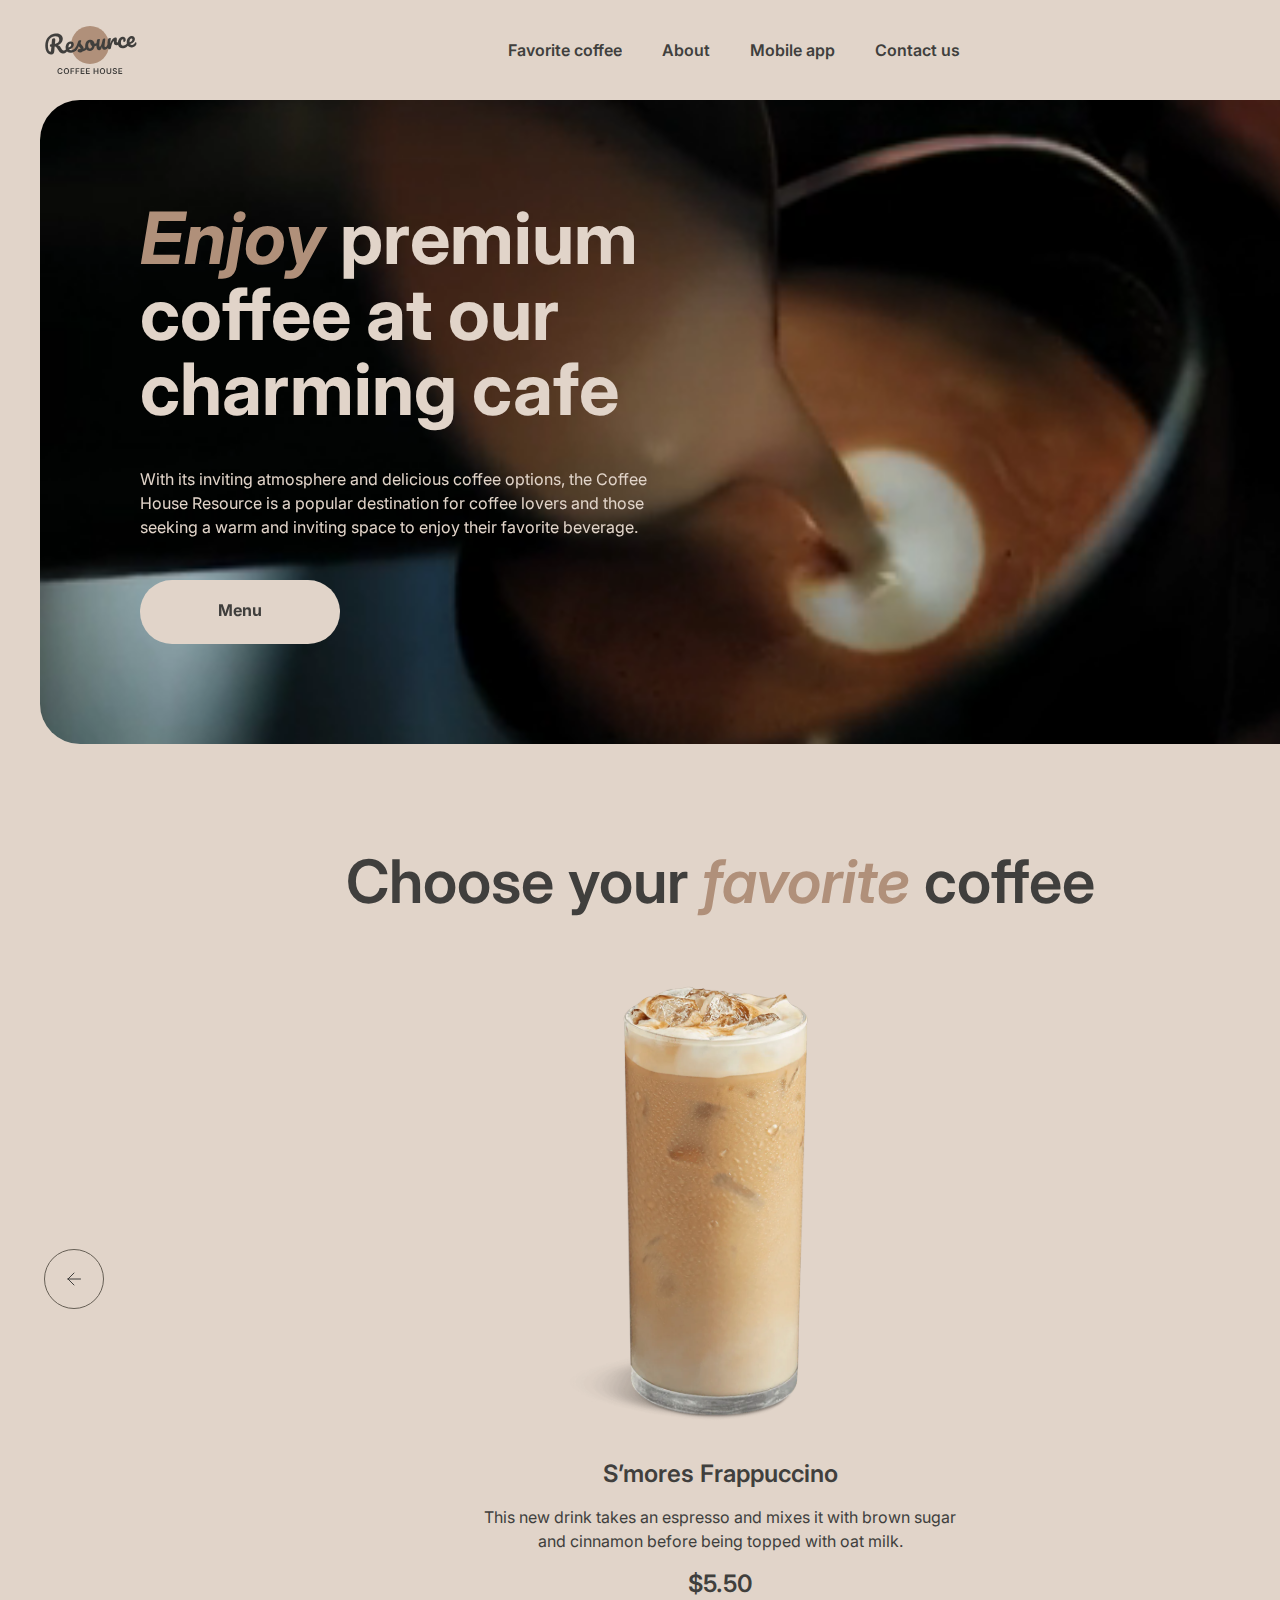
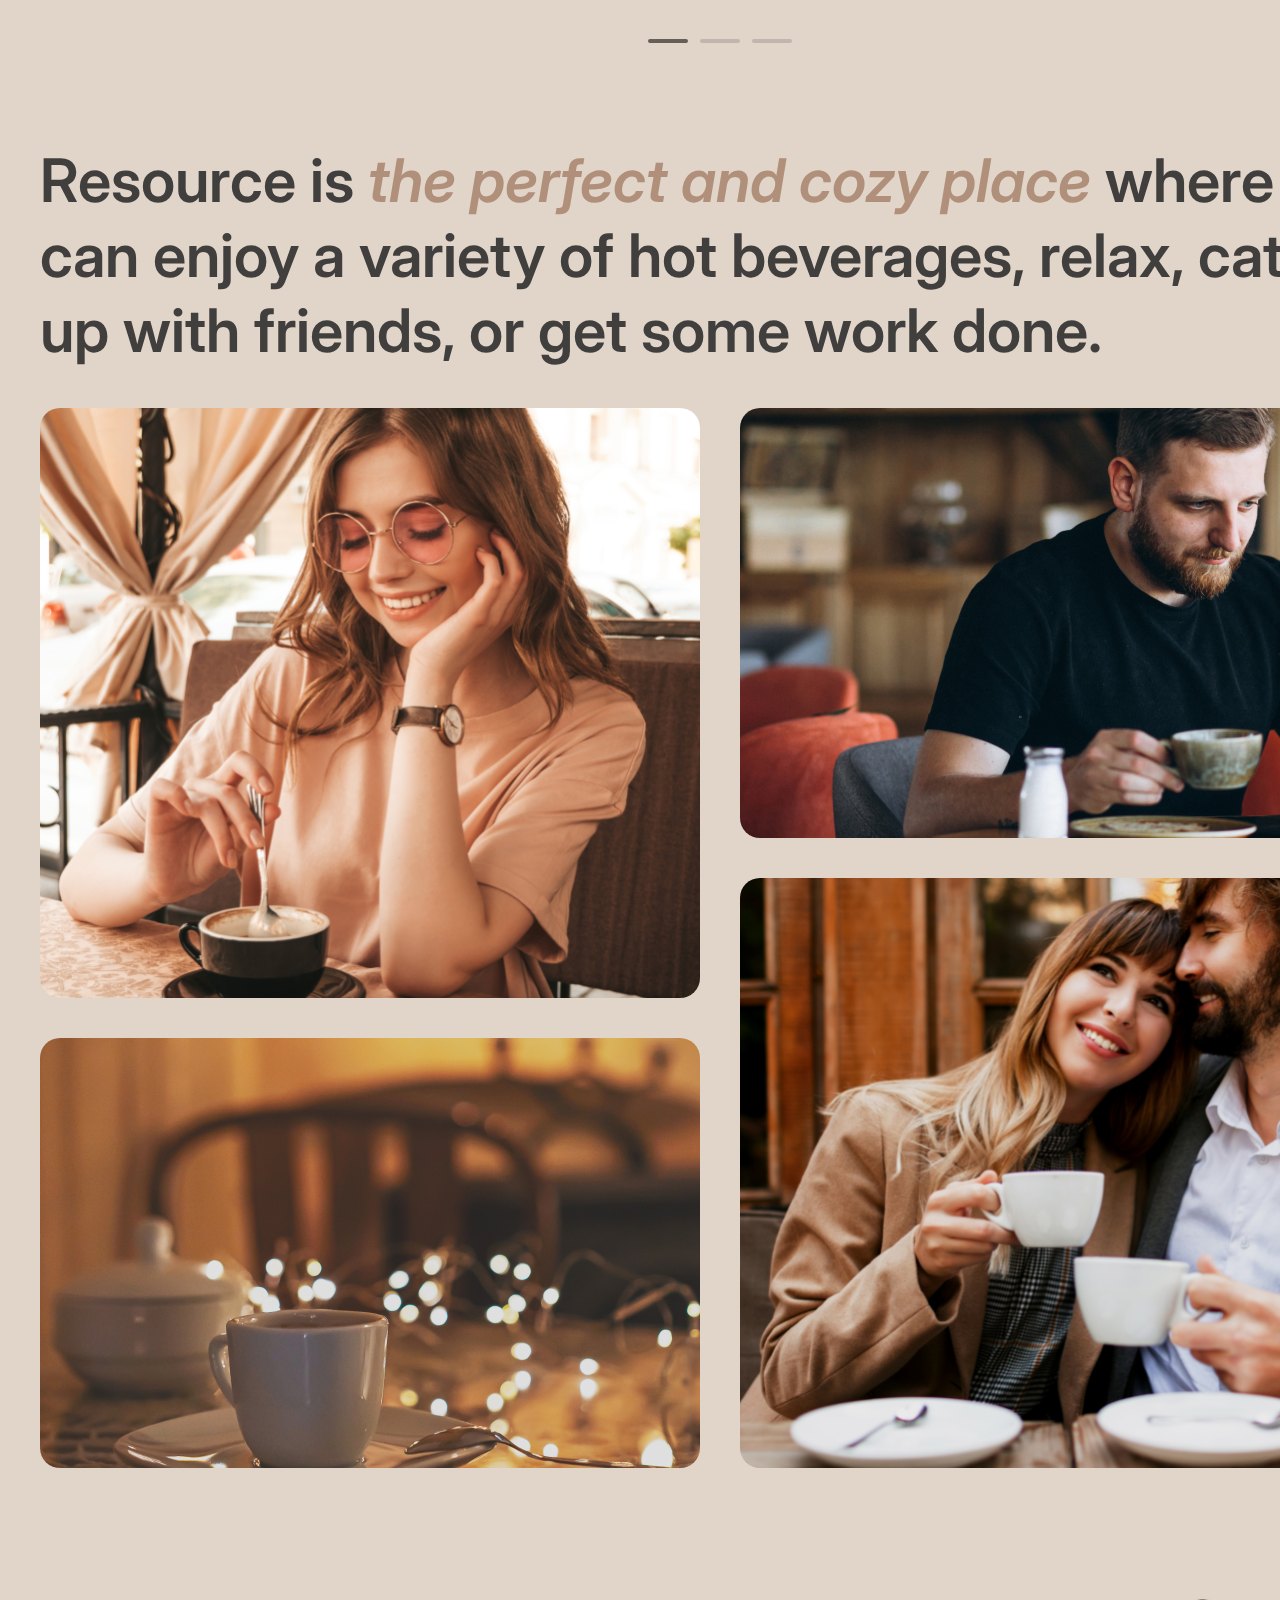
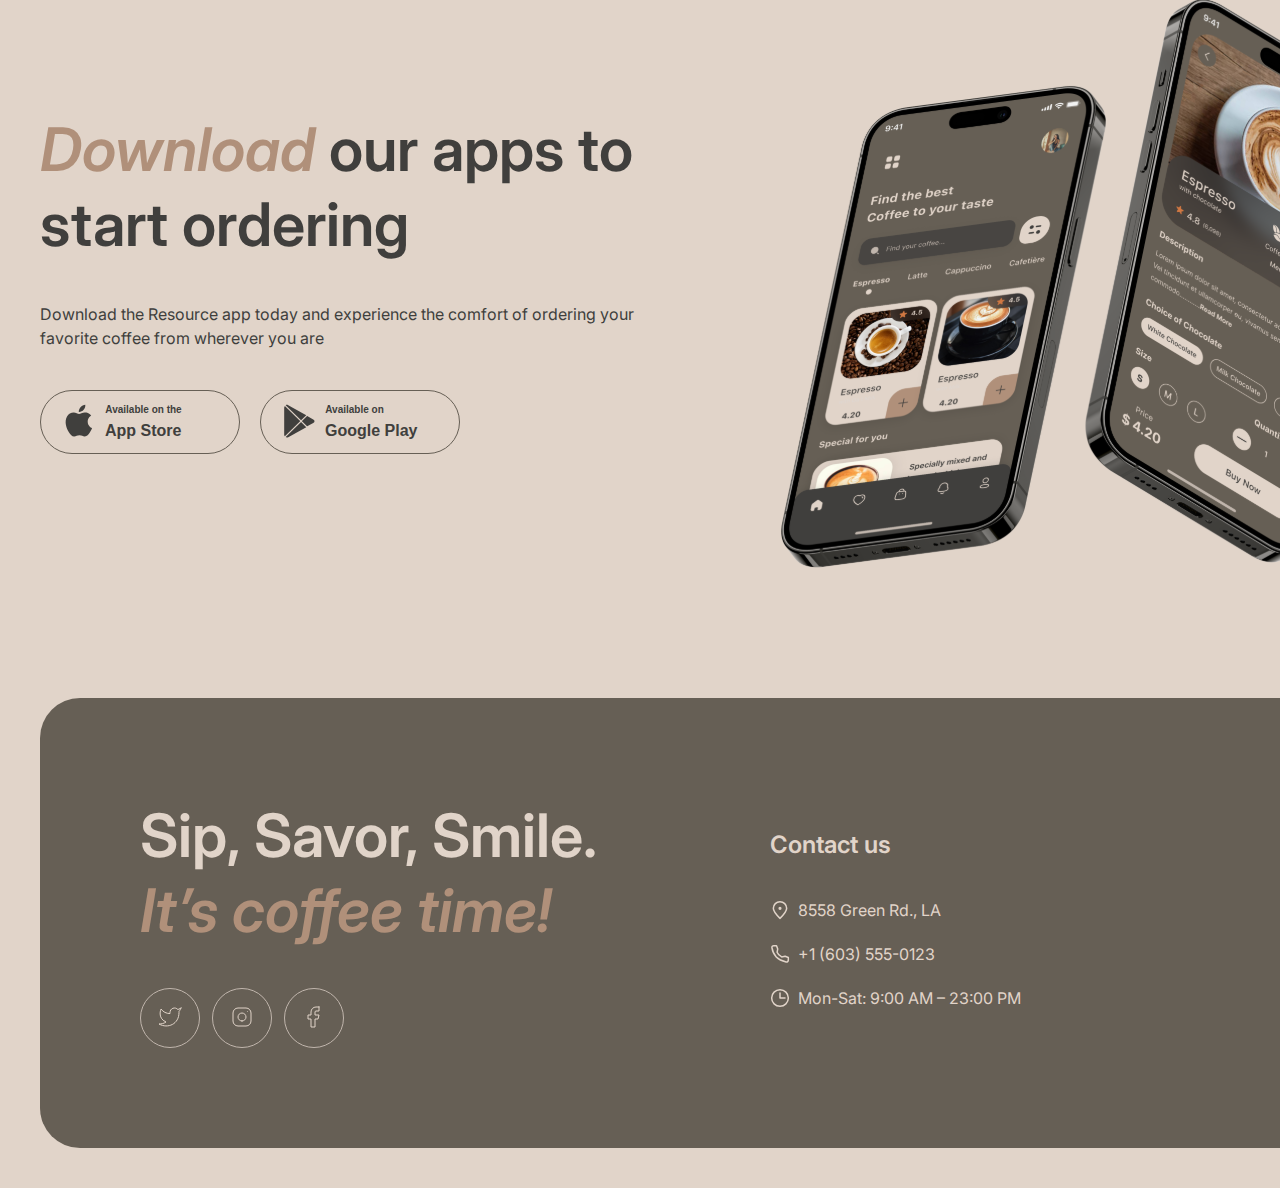
<file: index.html>
<!DOCTYPE html>
<html lang="en">
<head>
    <meta charset="UTF-8">
    <meta name="viewport" content="width=device-width, initial-scale=1.0">
    <link rel="stylesheet" href="css/style.css">
    <link rel="stylesheet" href="css/style768.css">
    <link rel="stylesheet" href="css/style380.css">
    <link rel="preconnect" href="https://fonts.googleapis.com">
    <link rel="preconnect" href="https://fonts.gstatic.com" crossorigin>
    <link href="https://fonts.googleapis.com/css2?family=Inter:wght@400;600&display=swap" rel="stylesheet">
    <title>Coffee-House Lex010</title>
    <link rel="icon" type="image/png" sizes="32x32" href="img/favicon-32x32.png">
    <link rel="icon" type="image/png" sizes="16x16" href="img/favicon-16x16.png">
    <link rel="shortcut icon" href="img/favicon.ico" type="image/x-icon">
    <link rel="icon" href="img/favicon.ico" type="image/x-icon">
</head>
<body id="main-page">
    <div class="container">
        <header>
            <a href="#main-page"><img src="img/logo.svg" alt="logo" class="logo"></a>
            <div class="header-text">
                <a href="#favorite-coffee" class="header-text-t">Favorite coffee</a>
                <a href="#about" class="header-text-t">About</a>
                <a href="#mob-app" class="header-text-t">Mobile app</a>
                <a href="#cotact" class="header-text-t">Contact us</a>
            </div>
            <div class="header-link-m">
                <div>
                <a href="menu.html" class="header-link-m-text">Menu</a>
                <img class="header-link-m-img" src="img/coffee-cup.svg" alt="link">
                </div>
                <div class="header-link-m-underline"></div>
            </div>
            <button class="button-icon-burger">
                <span class="button-icon-burger-line"></span>
                <span class="button-icon-burger-line"></span>
            </button>
        </header>
        <h1>1</h1>
        <!-- Бургер меню -->
        <div class="burger-menu-cont">
            <div class="burger-menu-cont-fortxt">
            <a href="#favorite-coffee" class="burger-menu-txt">Favorite coffee</a>
            <a href="#about" class="burger-menu-txt">About</a>
            <a href="#mob-app" class="burger-menu-txt">Mobile app</a>
            <a href="#cotact" class="burger-menu-txt">Contact us</a>
            </div>
            <a href="menu.html" class="burger-menu-txt-menu"><span>Menu</span> <img src="img/coffee-cup.svg" alt="cup"></a>        
        </div>
        <!-- Конец бургер меню -->
        <!-- end header -->
        <div class="coffee-hero-container">
            <video autoplay loop muted>
                <source src="img/video (240p).mp4" type="video/mp4">
                Your browser does not support the video tag.
              </video>
            <div class="coffee-hero-textcontainer">
                <div class="coffee-hero-text1"><span class="coffee-hero-text1-span">Enjoy</span> premium coffee at our charming cafe</div>
                <div class="coffee-hero-text2">With its inviting atmosphere and delicious coffee options, the Coffee House Resource is a popular destination for coffee lovers and those seeking a warm and inviting space to enjoy their favorite beverage.</div>
                <a href="menu.html" class="coffee-hero-button"><span>Menu</span><img src="img/coffee-cup.svg" alt="cup"></a>
            </div>
        </div>
        <!-- coffee-hero end -->
        <div class="favorite-coffee" id="favorite-coffee">
        <div class="favorite-coffee-container">
            <div class="fav-cof-text1">Choose your <span>favorite</span> coffee</div>
            <div class="slider">
                <button class="button-left"><img src="img/arrow-left.svg" alt="arrow-left"></button>
            <div class="fav-coffee-slide-cont-main">
                <div class="slider-cont-img" data-active>
                    <img class="coffee-slider-1" src="img/coffee-slider-1.svg" alt="coffee">
                <div class="coffee-slider-1-contfortxt">
                    <div class="coffee-slider-1-h">S’mores Frappuccino</div>
                    <div class="coffee-slider-1-txt">This new drink takes an espresso and mixes it with brown sugar and cinnamon before being topped with oat milk.</div>
                    <div class="coffee-slider-1-price">$5.50</div>
                </div>
                <div class="controls">
                    <div class="control-1 с active"></div>
                    <div class="control-1"></div>
                    <div class="control-1"></div>
                </div>
                </div>
                <!-- второй слайдер -->
                <div class="slider-cont-img">
                    <img class="coffee-slider-1" src="img/coffee-slider-2.svg" alt="coffee">
                <div class="coffee-slider-1-contfortxt">
                    <div class="coffee-slider-1-h">Caramel Macchiato</div>
                    <div class="coffee-slider-1-txt">Fragrant and unique classic espresso with rich caramel-peanut syrup, with cream under whipped thick foam.</div>
                    <div class="coffee-slider-1-price">$5.00</div>
                </div>
                <div class="controls">
                    <div class="control-1"></div>
                    <div class="control-1 с"></div>
                    <div class="control-1"></div>
                </div>
                </div>
                <!-- третий слайдер -->
                <div class="slider-cont-img">
                    <img class="coffee-slider-1" src="img/coffee-slider-3.svg" alt="coffee">
                <div class="coffee-slider-1-contfortxt">
                    <div class="coffee-slider-1-h">Ice coffee</div>
                    <div class="coffee-slider-1-txt">A popular summer drink that tones and invigorates. Prepared from coffee, milk and ice.</div>
                    <div class="coffee-slider-1-price">$4.50</div>
                </div>
                <div class="controls">
                    <div class="control-1"></div>
                    <div class="control-1"></div>
                    <div class="control-1 с"></div>
                </div>
                </div>
                <!-- конец третьего слайдера --> 
            </div>
            <button class="button-right"><img src="img/arrow-right.svg" alt="arrow-right"></button>
            </div>
        </div>
        </div>
        <!-- favorite-coffee end -->
        <div class="about-container" id="about">
            <div class="about">
                <div class="about-txt">Resource is <span>the perfect and cozy place</span> where you can enjoy a variety of hot beverages, relax, catch up with friends, or get some work done.</div>
                <div class="about-imgs">
                 <div class="about-imgs-column1">
                    <div class="about-img1-cont"><img class="about-img1" src="img/about-1.svg" alt="img-about1"></div>
                    <div class="about-img2-cont"><img class="about-img2" src="img/about-2.svg" alt="img-about2"></div>
                 </div>
                 <div class="about-imgs-column2">
                    <div class="about-img3-cont"><img class="about-img3" src="img/about-3.svg" alt="img-about3"></div>
                    <div class="about-img4-cont"><img class="about-img4" src="img/about-4.svg" alt="img-about4"></div>
                 </div>                    
                </div>
            </div>
        </div>
        <!-- about end -->
        <div class="mobileapp-container" id="mob-app">
            <div class="mobileapp">
                <div class="offer">
                    <div class="mapp-maintxt"><span>Download</span> our apps to start ordering</div>
                    <div class="mapp-txt">Download the Resource app today and experience the comfort of ordering your favorite coffee from wherever you are</div>
                    <div class="mapp-buttons">
                        <button class="mapp-button-ios">
                            <img src="img/icon-app-stor.svg" alt="app-store" class="mapp-b-ios-img">
                            <span class="mapp-b-ios-txt">
                                <span class="mapp-b-ios-txt1">Available on the</span>
                                <span class="mapp-b-ios-txt2">App Store</span>
                            </span>
                        </button>
                        <button class="mapp-button-googl">
                            <img src="img/icon-googl-stor.svg" alt="google-store" class="mapp-b-googl-img">
                            <span class="mapp-b-googl-txt">
                                <span class="mapp-b-googl-txt1">Available on</span>
                                <span class="mapp-b-googl-txt2">Google Play</span>
                            </span>
                        </button>
                    </div>
                </div>
                <img src="img/mobile-screens.svg" alt="mobile-img" class="mobile-img">
            </div>
        </div> 
           <!-- mobileapp end -->
        <footer>
            <div class="contacts" id="cotact">
                <div class="contacts-offer">
                    <div class="contacts-offer-text">Sip, Savor, Smile. <span>It’s coffee time!</span></div>
                    <div class="contacts-offer-social">
                        <button class="contacts-offer-social-cont"><img src="img/twitter.svg" alt="twiter"></button>
                        <button class="contacts-offer-social-cont"><img src="img/instagram.svg" alt="instagram"></button>
                        <button class="contacts-offer-social-cont"><img src="img/facebook.svg" alt="facebook"></button>
                    </div>
                </div>
                <div class="contacts-info">
                    <div class="contacts-info-contaktus">Contact us</div>
                    <div class="contacts-info-links">
                        <div class="contacts-info-link-1">
                            <a  href="https://www.google.com/maps/@-12.1729584,96.9050072,10.25z?entry=ttu" target="_blank" class="contacts-info-link-1-cont">
                                <img src="img/pin-alt.svg" alt="adress" class="contacts-info-link-1-img">
                                <div class="contacts-info-link-1-txt">8558 Green Rd., LA</div>
                            </a>
                            <div class="contacts-info-link-1-line"></div>
                        </div>
                        <div class="contacts-info-link-2">
                            <a href="tel:+16035550123" class="contacts-info-link-2-cont">
                                <img src="img/phone.svg" alt="phone" class="contacts-info-link-2-img">
                                <div class="contacts-info-link-2-txt">+1 (603) 555-0123</div>
                            </a>
                            <div class="contacts-info-link-2-line"></div>                           
                        </div>
                        <div class="contacts-info-link-3">
                            <div class="contacts-info-link-3-cont">
                                <img src="img/clock.svg" alt="time" class="contacts-info-link-3-img">
                                <div class="contacts-info-link-3-txt">Mon-Sat: 9:00 AM – 23:00 PM</div>
                            </div>
                            <div class="contacts-info-link-3-line"></div>
                        </div>
                    </div>
                </div>
            </div>
        </footer>   
    </div><!-- .container end(main container) -->
    <script src="js/script.js"></script>
</body>
</html>
</file>
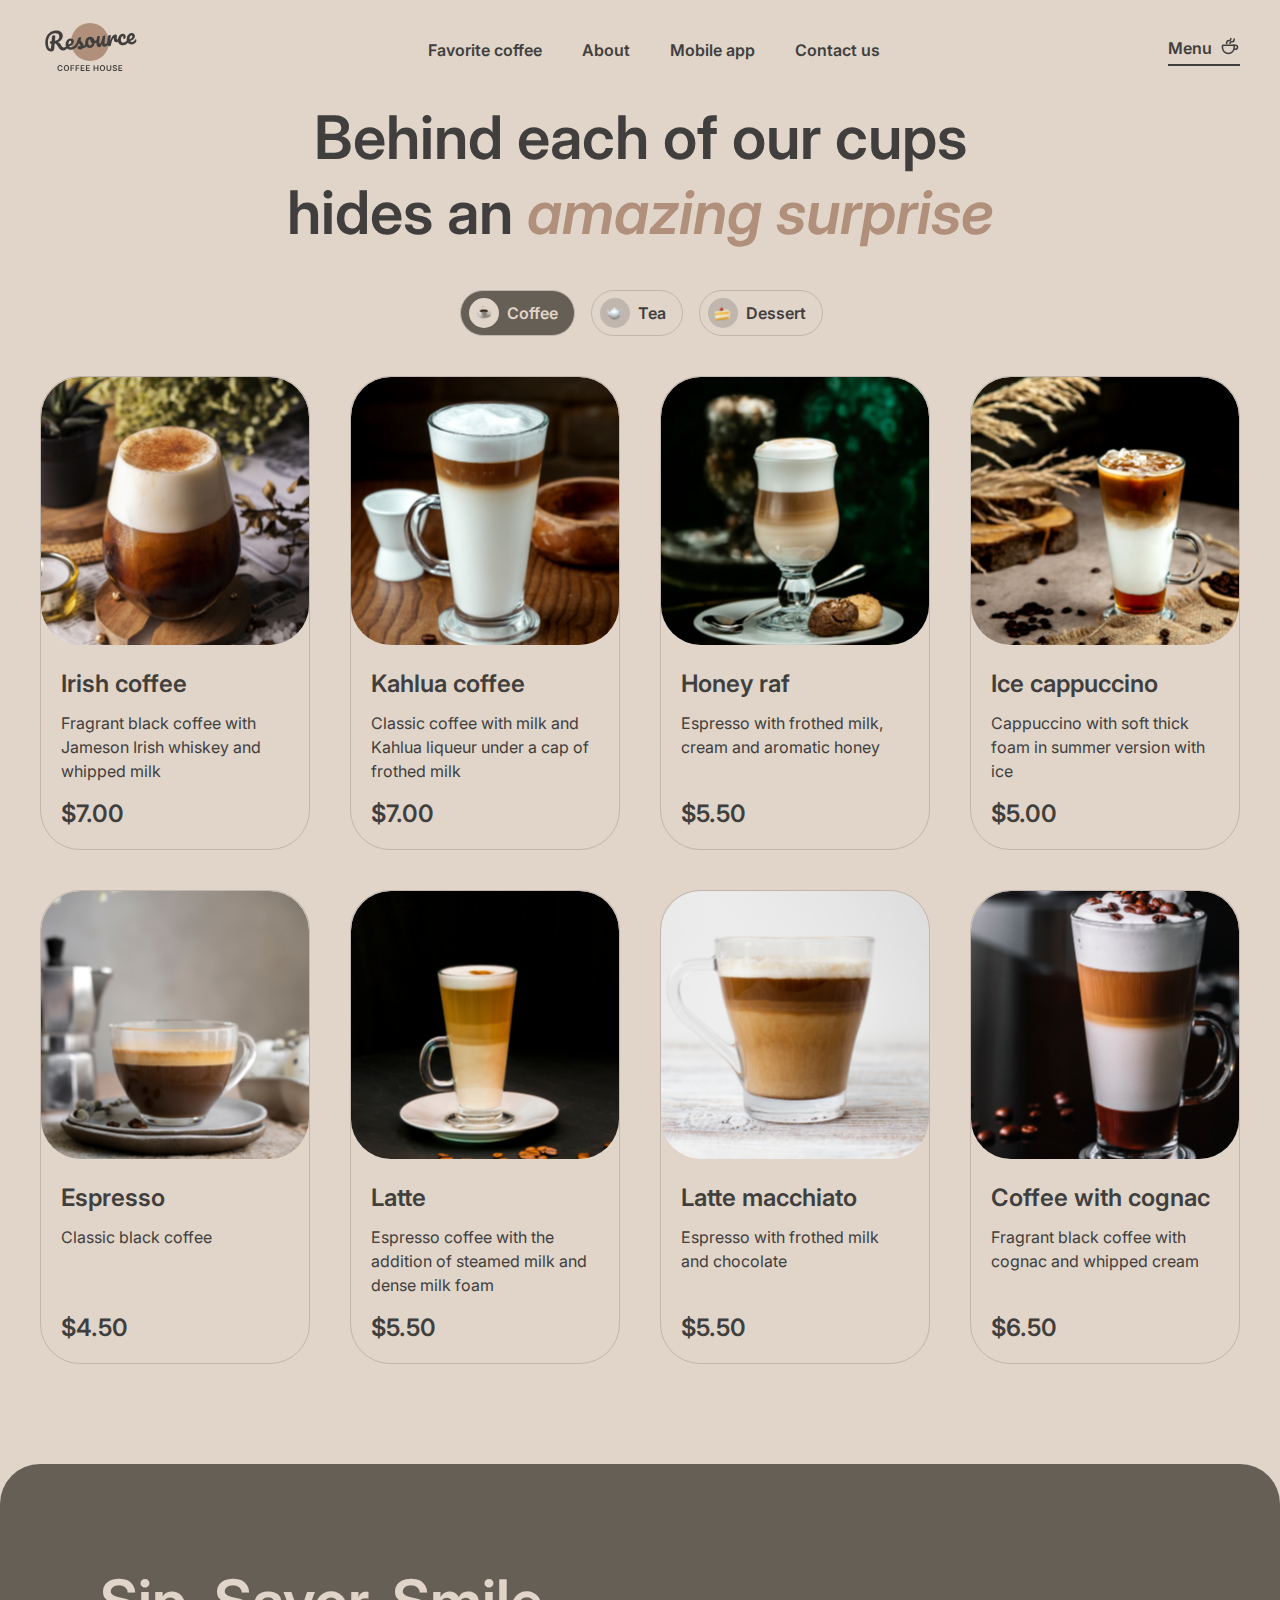
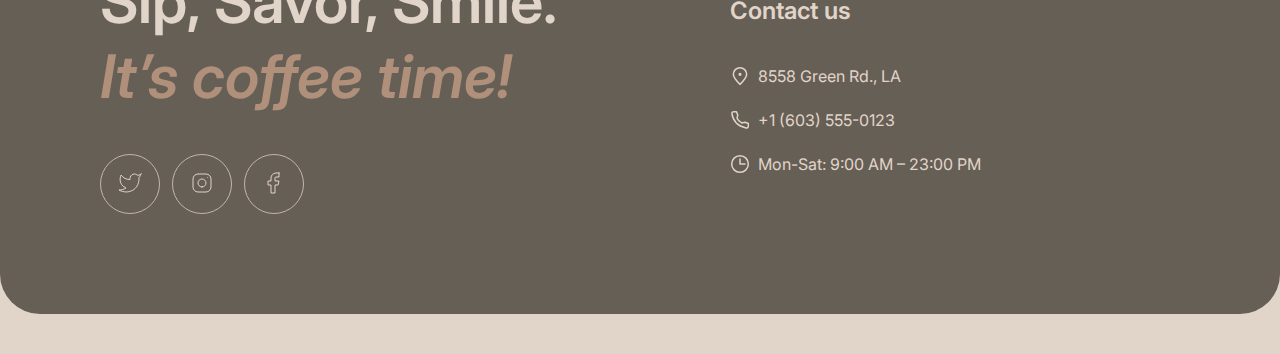
<file: menu.html>
<!DOCTYPE html>
<html lang="en">
<head>
    <meta charset="UTF-8">
    <meta name="viewport" content="width=device-width, initial-scale=1.0">
    <link rel="stylesheet" href="css/style-menu.css">
    <link rel="stylesheet" href="css/style768-menu.css">
    <link rel="stylesheet" href="css/style380-menu.css">
    <link rel="preconnect" href="https://fonts.googleapis.com">
    <link rel="preconnect" href="https://fonts.gstatic.com" crossorigin>
    <link href="https://fonts.googleapis.com/css2?family=Inter:wght@400;600&display=swap" rel="stylesheet">
    <title>MENU Coffee-House Lex010</title>
    <link rel="icon" type="image/png" sizes="32x32" href="img/favicon-32x32.png">
    <link rel="icon" type="image/png" sizes="16x16" href="img/favicon-16x16.png">
    <link rel="shortcut icon" href="img/favicon.ico" type="image/x-icon">
    <link rel="icon" href="img/favicon.ico" type="image/x-icon">
</head>
<body>
    <h1>1</h1>
    <div class="container">
        <div class="main">
            <header>
                <div class="header-menu">
                    <a href="index.html"><img src="img-menu/logo.svg" alt="logo"></a>
                    <div class="header-nav">
                        <div class="header-nav-nav">
                        <div class="header-nav-item">
                            <div class="header-nav-item1-link">
                                <a href="index.html#favorite-coffee" class="header-nav-item-link-txt">Favorite coffee</a>
                                <img src="img-menu/coffee-cup.svg" alt="cup">
                            </div>
                            <div class="header-nav-item-line"></div>
                        </div>
                        <div class="header-nav-item">
                            <div class="header-nav-item2-link">
                                <a href="index.html#about" class="header-nav-item-link-txt">About</a>
                                <img src="img-menu/coffee-cup.svg" alt="cup">
                            </div>
                            <div class="header-nav-item-line"></div>
                        </div>
                        <div class="header-nav-item">
                            <div class="header-nav-item3-link">
                                <a href="index.html#mob-app" class="header-nav-item-link-txt">Mobile app</a>
                                <img src="img-menu/coffee-cup.svg" alt="cup">
                            </div>
                            <div class="header-nav-item-line"></div>
                        </div>
                        <div class="header-nav-item">
                            <div class="header-nav-item4-link">
                                <a href="#cotact" class="header-nav-item-link-txt">Contact us</a>
                                <img src="img-menu/coffee-cup.svg" alt="cup">
                            </div>
                            <div class="header-nav-item-line"></div>
                        </div>
                        </div>
                    </div>
                    <div class="header-coffee-menu">
                        <div class="header-coffee-menu-link">
                            <div class="header-coffee-menu-link-txt">Menu</div>
                            <img src="img-menu/coffee-cup.svg" alt="cup">
                        </div>
                        <div class="header-coffee-menu-line"></div>
                    </div>
                <button class="button-icon-burger">
                    <span class="button-icon-burger-line"></span>
                    <span class="button-icon-burger-line"></span>
                </button>
                </div>
            </header>
        <!-- Бургер меню -->
        <div class="burger-menu-cont">
            <div class="burger-menu-cont-fortxt">
            <a href="index.html#favorite-coffee" class="burger-menu-txt">Favorite coffee</a>
            <a href="index.html#about" class="burger-menu-txt">About</a>
            <a href="index.html#mob-app" class="burger-menu-txt">Mobile app</a>
            <a href="#cotact" class="burger-menu-txt">Contact us</a>
            </div>
            <a href="menu.html" class="burger-menu-txt-menu"><span>Menu</span> <img src="img/coffee-cup.svg" alt="cup"></a>        
        </div>
        <!-- Конец бургер меню -->
            <!-- header end -->
            <div class="main-menu">
                <div class="main-menu-container">
                    <div class="main-menu-container-offer">
                        <div class="main-menu-container-offer-txt">Behind each of our cups hides an <span>amazing surprise</span></div>
                        <div class="main-menu-container-offer-tabs">
                            <div class="main-menu-container-offer-tab1">
                                <div class="main-menu-container-offer-tab1-circle"><img src="img-menu/coffee-little.svg" alt="cup"></div>
                                <div class="main-menu-container-offer-tab1-txt">Coffee</div>
                            </div>
                            <div class="main-menu-container-offer-tab2">
                                <div class="main-menu-container-offer-tab2-circle"><img src="img-menu/teapot-little.svg" alt="teapot"></div>
                                <div class="main-menu-container-offer-tab2-txt">Tea</div>
                            </div>
                            <div class="main-menu-container-offer-tab3">
                                <div class="main-menu-container-offer-tab3-circle"><img src="img-menu/dessert-little.svg" alt="dessert"></div>
                                <div class="main-menu-container-offer-tab3-txt">Dessert</div>
                            </div>
                        </div>
                    </div><!-- main-offer end -->
                    <div class="main-greed">
                        <div class="main-greed-unit-cont">
                        <div class="main-greed-unit">
                            <div class="main-greed-unit-divforimg"><img src="img-menu/coffee-1.svg" alt="coffee1"></div>
                            <div class="main-greed-unit-descr-cont">
                            <div class="main-greed-unit-descr">
                                <div class="main-greed-unit-descr-title">
                                    <div class="main-greed-unit-descr-title-txt1">Irish coffee</div>
                                    <div class="main-greed-unit-descr-title-txt2">Fragrant black coffee with Jameson Irish whiskey and whipped milk</div>
                                </div>
                                <div class="main-greed-unit-descr-price">$7.00</div>
                            </div>
                            </div>
                        </div>
                        </div>
                        <div class="main-greed-unit-cont">
                        <div class="main-greed-unit">
                            <div class="main-greed-unit-divforimg"><img src="img-menu/coffee-2.svg" alt="coffee2"></div>
                            <div class="main-greed-unit-descr-cont">
                            <div class="main-greed-unit-descr">
                                <div class="main-greed-unit-descr-title">
                                    <div class="main-greed-unit-descr-title-txt1">Kahlua coffee</div>
                                    <div class="main-greed-unit-descr-title-txt2">Classic coffee with milk and Kahlua liqueur under a cap of frothed milk</div>
                                </div>
                                <div class="main-greed-unit-descr-price">$7.00</div>
                            </div>
                            </div>
                        </div>
                        </div>
                        <div class="main-greed-unit-cont">
                        <div class="main-greed-unit">
                            <div class="main-greed-unit-divforimg"><img src="img-menu/coffee-3.svg" alt="coffee3"></div>
                            <div class="main-greed-unit-descr-cont">
                            <div class="main-greed-unit-descr">
                                <div class="main-greed-unit-descr-title">
                                    <div class="main-greed-unit-descr-title-txt1">Honey raf</div>
                                    <div class="main-greed-unit-descr-title-txt2">Espresso with frothed milk, cream and aromatic honey</div>
                                </div>
                                <div class="main-greed-unit-descr-price">$5.50</div>
                            </div>
                            </div>
                        </div>
                        </div>
                        <div class="main-greed-unit-cont">
                        <div class="main-greed-unit">
                            <div class="main-greed-unit-divforimg"><img src="img-menu/coffee-4.svg" alt="coffee4"></div>
                            <div class="main-greed-unit-descr-cont">
                            <div class="main-greed-unit-descr">
                                <div class="main-greed-unit-descr-title">
                                    <div class="main-greed-unit-descr-title-txt1">Ice cappuccino</div>
                                    <div class="main-greed-unit-descr-title-txt2">Cappuccino with soft thick foam in summer version with ice</div>
                                </div>
                                <div class="main-greed-unit-descr-price">$5.00</div>
                            </div>
                            </div>
                        </div>
                        </div>
                        <div class="main-greed-unit-cont">
                        <div class="main-greed-unit">
                            <div class="main-greed-unit-divforimg"><img src="img-menu/coffee-5.svg" alt="coffee5"></div>
                            <div class="main-greed-unit-descr-cont">
                            <div class="main-greed-unit-descr">
                                <div class="main-greed-unit-descr-title">
                                    <div class="main-greed-unit-descr-title-txt1">Espresso</div>
                                    <div class="main-greed-unit-descr-title-txt2">Classic black coffee</div>
                                </div>
                                <div class="main-greed-unit-descr-price">$4.50</div>
                            </div>
                            </div>
                        </div>
                        </div>
                        <div class="main-greed-unit-cont">
                        <div class="main-greed-unit">
                            <div class="main-greed-unit-divforimg"><img src="img-menu/coffee-6.svg" alt="coffee6"></div>
                            <div class="main-greed-unit-descr-cont">
                            <div class="main-greed-unit-descr">
                                <div class="main-greed-unit-descr-title">
                                    <div class="main-greed-unit-descr-title-txt1">Latte</div>
                                    <div class="main-greed-unit-descr-title-txt2">Espresso coffee with the addition of steamed milk and dense milk foam</div>
                                </div>
                                <div class="main-greed-unit-descr-price">$5.50</div>
                            </div>
                            </div>
                        </div>
                        </div>
                        <div class="main-greed-unit-cont">
                        <div class="main-greed-unit">
                            <div class="main-greed-unit-divforimg"><img src="img-menu/coffee-7.svg" alt="coffee7"></div>
                            <div class="main-greed-unit-descr-cont">
                            <div class="main-greed-unit-descr">
                                <div class="main-greed-unit-descr-title">
                                    <div class="main-greed-unit-descr-title-txt1">Latte macchiato</div>
                                    <div class="main-greed-unit-descr-title-txt2">Espresso with frothed milk and chocolate</div>
                                </div>
                                <div class="main-greed-unit-descr-price">$5.50</div>
                            </div>
                            </div>
                        </div>
                        </div>
                        <div class="main-greed-unit-cont">
                        <div class="main-greed-unit">
                            <div class="main-greed-unit-divforimg"><img src="img-menu/coffee-8.svg" alt="coffee8"></div>
                            <div class="main-greed-unit-descr-cont">
                            <div class="main-greed-unit-descr">
                                <div class="main-greed-unit-descr-title">
                                    <div class="main-greed-unit-descr-title-txt1">Coffee with cognac</div>
                                    <div class="main-greed-unit-descr-title-txt2">Fragrant black coffee with cognac and whipped cream</div>
                                </div>
                                <div class="main-greed-unit-descr-price">$6.50</div>
                            </div>
                            </div>
                        </div>
                        </div>
                    </div>
                    <button class="button-icon-dark"><span></span></button>
                </div>                 
            </div>
        </div>
         <!-- menu-grid-end -->
         <footer>
            <div class="contacts" id="cotact">
                <div class="contacts-offer">
                    <div class="contacts-offer-text">Sip, Savor, Smile. <span>It’s coffee time!</span></div>
                    <div class="contacts-offer-social">
                        <button class="contacts-offer-social-cont"><img src="img-menu/twitter.svg" alt="twiter"></button>
                        <button class="contacts-offer-social-cont"><img src="img-menu/instagram.svg" alt="instagram"></button>
                        <button class="contacts-offer-social-cont"><img src="img-menu/facebook.svg" alt="facebook"></button>
                    </div>
                </div>
                <div class="contacts-info">
                    <div class="contacts-info-contaktus">Contact us</div>
                    <div class="contacts-info-links">
                        <div class="contacts-info-link-1">
                            <a  href="https://www.google.com/maps/@-12.1729584,96.9050072,10.25z?entry=ttu" target="_blank" class="contacts-info-link-1-cont">
                                <img src="img-menu/pin-alt.svg" alt="adress" class="contacts-info-link-1-img">
                                <div class="contacts-info-link-1-txt">8558 Green Rd., LA</div>
                            </a>
                            <div class="contacts-info-link-1-line"></div>
                        </div>
                        <div class="contacts-info-link-2">
                            <a href="tel:+16035550123" class="contacts-info-link-2-cont">
                                <img src="img-menu/phone.svg" alt="phone" class="contacts-info-link-2-img">
                                <div class="contacts-info-link-2-txt">+1 (603) 555-0123</div>
                            </a>
                            <div class="contacts-info-link-2-line"></div>                           
                        </div>
                        <div class="contacts-info-link-3">
                            <div class="contacts-info-link-3-cont">
                                <img src="img-menu/clock.svg" alt="time" class="contacts-info-link-3-img">
                                <div class="contacts-info-link-3-txt">Mon-Sat: 9:00 AM – 23:00 PM</div>
                            </div>
                            <div class="contacts-info-link-3-line"></div>
                        </div>
                    </div>
                </div>
            </div>
           <!-- всплывающее окно -->
    <div id="popup" class="popup">
        <div class="popup__body">
            <div class="popup__content">
                <div class="popup__title">Modal window</div>
                <div class="popup__text">текст описания текст описания текст описания текст описания</div>
                <button class="popup__close"><span>Close</span></button>
            </div>
        </div>
    </div>
    <!-- всплывающее окно конец--> 
        </footer>              
    </div><!-- page container end-->
    <script src="js/script.js"></script>
    <script src="js/script-menu.js"></script>
</body>
</html>
</file>
<file: css/style.css>
html {
    scroll-behavior: smooth; 
}
body {
  background-color: #E1D4C9;
  margin: 0;
  padding: 0; 
  font-family: 'Inter', sans-serif; 
  margin-right: 60px; /* костыль для выравнивания по перфект пикселю*/
}
a {
    text-decoration: none;
}
/* * {
    box-sizing: border-box;
} */
.container {
    width: 1440px;
    margin: 0 auto;
}
header {
    height: 60px;
    margin: 20px 40px;
    display: flex;
    justify-content: space-between;
}
.header-text {
    display: flex;
    justify-content: center;
    gap: 40px;
    align-items: center;
}
.header-text-t {
    font-weight: 600;
    line-height: 150%;
    font-size: 16px;
    color: #403F3D;
}
/* underline solution */
.header-text-t {
    position: relative;
    /* display: inline-block; */
    overflow: hidden;
}
.header-text-t:before,
    .header-text-t::after {
    content: '';
    position: absolute;
    bottom: 0;
    width: 100%;
    height: 2px;
    background-color: #403F3D;
    transition: transform 0.2s ease-out;
    transform-origin: 50% 50%;
    transform: scaleX(0);
}
@media screen and (min-width: 769px) {
   .header-text-t:hover::before,
   .header-text-t:hover::after {
     transform: scaleX(1);
 } 
}
/* underline solution */
.logo {
   width: 100px;
   height: 60px;
}
.header-link-m-text {
    font-weight: 600;
    line-height: 150%;
    font-size: 16px;
    color: #403F3D; 
}
.header-link-m {
    display: flex; 
    flex-direction: column;
    gap: 4px;
    align-items: center;
    justify-content: center;
}
.header-link-m div {
    display: flex; 
    gap: 8px;
    align-items: center;
}
.header-link-m-underline {
    width: 72px;
    border-bottom: 2px solid #403F3D;
    opacity: 0;
    transition: all 0.5s ease;
}
@media screen and (min-width: 769px) {
   .header-link-m div:hover + .header-link-m-underline {
    opacity: 1;
 } 
}
.header-link-m-img {
    width: 20px;
    height: 20px;
}
h1 {
    display: none;
}
.button-icon-burger {
    display: none;
    width: 44px;
    height: 44px;
    border-radius: 100px;
    gap: 8px;
    flex-direction: column;
    align-items: center;
    justify-content: center;
    background-color: #E1D4C9;
    border: #403F3D solid 1px;
}
.button-icon-burger-line {
    width: 16px;
    height: 1px;
    background-color: #403F3D;
    transition: transform 0.3s ease, position 0.3s ease;
}
.burger-open .button-icon-burger-line:nth-of-type(1) {
    transform: rotate(45deg);
    position: absolute;
}
.burger-open .button-icon-burger-line:nth-of-type(2) {
    transform: rotate(-45deg);
    position: absolute;
}
/* Бургер меню */
.burger-menu-cont {
    position: fixed;
    background-color: #E1D4C9;
    top: 100px;
    width: 100%;
    height: calc(100% - 100px);
    display: flex;
    flex-direction: column;
    padding: 60px 40px;
    gap: 100px;
    box-sizing: border-box;
    align-items: center;
    left: 100%;
    transition: left 0.3s ease;
    z-index: 2;
}
.burger-menu-cont-fortxt {
    display: flex;
    flex-direction: column;
    align-items: center;
    gap: 60px;
}
.burger-menu-txt, .burger-menu-txt-menu {
    color: #403F3D;
    font-size: 32px;
    font-weight: 600;
    line-height: 125%;
    text-align: center;
}
.burger-menu-txt-menu {
    display: flex;
    gap: 16px;
}
.burger-menu-txt-menu img {
    width: 40px;
    height: 40px;
}
/* Конец бургер меню */
/* end header */
.coffee-hero-container {
    display: flex;
    align-items: flex-start;
    justify-content: flex-start;
    margin: 0 40px;
    width: 1360px;
    height: 644px;
    border-radius: 40px;
    overflow: hidden;
    position: relative;
}
video {
    width: 100%;
    height: 100%;
    object-fit: cover;
    position: absolute; /* добавьте это, чтобы видео занимало всю площадь контейнера */
    top: 0;
    left: 0;
}
.coffee-hero-textcontainer {
    padding: 100px;
    display: flex;
    flex-direction: column;
    justify-content: space-between;
    gap: 40px;
    width: 530px;
    height: 444px;
    z-index: 1;
}
.coffee-hero-text1 {
    color: #E1D4C9;
    line-height: 105%;
    font-size: 72px;
    font-weight: bold;
    text-align: left;
    height: auto;
}
.coffee-hero-text1-span {
    color: #B0907A;
    font-style: italic;
}
.coffee-hero-text2 {
    color: #E1D4C9;
    line-height: 150%;
    font-size: 16px;
    text-align: left;
    height: auto;
}
.coffee-hero-button {
width: 200px;
height: 64px;
border-radius: 100px;
background-color: #E1D4C9;
color: #403F3D;
text-align: center;
font-size: 16px;
font-weight: bold;
line-height: 125%;
border: none;
display: flex;
gap: 8px;
padding: 20px 78px;
box-sizing: border-box;
}
.coffee-hero-button img {
    width: 20px;
    height: 20px;
    opacity: 0;
    transition: opacity 1s ease;
}
@media screen and (min-width: 769px) {
   .coffee-hero-button:hover img {
    opacity: 1;
 } 
}
/* coffee-hero end */
.favorite-coffee {
    margin-top: 100px;
}
.favorite-coffee-container {
    padding: 0 40px;
    height: 799px;
}
.fav-cof-text1 {
    color: #403F3D;
    font-size: 60px;
    text-align: center;
    line-height: 125%;
    font-weight: 600;
    height: 75px;
    margin-bottom: 40px;
}
.fav-cof-text1 span {
    color: #B0907A;
    font-style: italic;
}
.slider {
    /* height: 684px; */
    display: flex;
    gap: 40px;
    justify-content: center;
    align-items: center;
}
.button-left, .button-right {
    display: flex;
    width: 60px;
    height: 60px;
    justify-content: center;
    align-items: center;
    border-radius: 100px;
    border: 1px solid #665F55;
    background-color: #E1D4C9;
    cursor: pointer;
    transition: background-color 0.5s ease;
    /*margin-bottom: 40px; для перфект пикселя*/
}
@media screen and (min-width: 769px) {
   .button-left:hover, .button-right:hover {
    background-color: #665F55;
    overflow: hidden;
 } 
}
.fav-coffee-slide-cont-main {
   width: 1152px;
   height: 640px;
   position: relative;
}
.slider-cont-img {
width: 100%;
height: 100%;
display: flex;
flex-direction: column;
align-items: center;
position: absolute;
opacity: 0;
transition: 0.3s opacity ease-in-out; /* решение которое нужно заменить. плавная смена изображения при переключении*/
}
.slider-cont-img[data-active] {
    opacity: 1;
    z-index: 1;
}
.coffee-slider-1 {
    width: 480px;
    height: 480px;
}
.coffee-slider-1-contfortxt {
    display: flex;
    flex-direction: column;
    gap: 16px;
    margin-top: 20px;/* для перфект пикселя*/
}
.coffee-slider-1-h {
height: 30px;
width: 480px;
color: #403F3D;
font-size: 24px;
line-height: 125%;
font-weight: 600;
text-align: center;
}
.coffee-slider-1-txt {
height: 48px;
width: 480px;
color: #403F3D;
font-size: 16px;
line-height: 150%;
text-align: center;
}
.coffee-slider-1-price {
height: 30px;
width: 480px;
color: #403F3D;
font-size: 24px;
line-height: 125%;
font-weight: 600;
text-align: center;
}
.controls {
width: 144px;
height: 4px;
display: flex;
flex-direction: row;
gap: 12px;
margin-top: 40px;
}
.control-1 {
    width: 40px;
    height: 4px;
    background-color: #C1B6AD;
    border-radius: 100px;
    transition: background-color 3s ease;
}
.control-1.active {
    background-color: #665F55;
}
/* favorite-coffee end */
.about-container {
    height: 1325px;
    width: 1360px;
    margin: 0 auto;
    margin-top: 100px;
}
.about {
    display: flex;
    flex-direction: column;
    gap: 40px;
}
.about-txt {
    height: 225px;
    font-weight: 600;
    font-size: 60px;
    line-height: 125%;
    text-align: left;
    color: #403F3D; 
}
.about-txt span {
    color: #B0907A;
    font-style: italic;
}
.about-imgs {
    height: 1060px;
    display: flex;
    gap: 40px;
}
.about-imgs-column1, .about-imgs-column2 {
    width: 660px;
    height: 1060px;
    display: flex;
    flex-direction: column;
    gap: 40px;
}
.about-img1, .about-img4 {
    width: 660px;
    height: 590px;
    border-radius: 20px;

}
.about-img2, .about-img3 {
    width: 660px;
    height: 430px;
    border-radius: 20px;
    object-fit: cover;
}
.about-img1-cont, .about-img2-cont, .about-img3-cont, .about-img4-cont {
      /* маштабируемое изображение при наведении */
  display: inline-block;
  overflow: hidden; 
  border-radius: 20px; 
}
.about-img1-cont img, .about-img4-cont img {
    /* маштабируемое изображение при наведении */
  transition: 1s;
  display: block;
  transform: scale(1.20);
  border-radius: 20px;
}
.about-img2-cont img, .about-img3-cont img {
  transition: 1s;
  display: block;
  transform: scale(1.10);
  border-radius: 20px;
}
@media screen and (min-width: 769px) {
   .about-img1-cont img:hover, .about-img4-cont img:hover {
    /* маштабируемое изображение при наведении */
  transform: scale(1.13);
}
.about-img2-cont img:hover, .about-img3-cont img:hover {
    transform: scale(1);
} 
}
/* about end */
.mobileapp-container {
    width: 1440px;
    height: 630px;
    border-radius: 40px;
    margin-top: 100px;
}
.mobileapp {
    width: 1360px;
    height: 630px;
    margin: 0 auto;
    display: flex;
    gap: 100px;
}
.mobile-img {
    width: 630px;
    height: 630px;
}
.offer {
    width: 630px;
    height: 342px;
    display: flex;
    flex-direction: column;
    gap: 40px;
    align-self: center;
}
.mapp-maintxt {
    width: 630px;
    height: 150px;
    text-align: left;
    color: #403F3D;
    font-weight: 600;
    font-size: 60px;
    line-height: 125%;
}
.mapp-maintxt span {
    color: #B0907A;
    font-style: italic;
}
.mapp-txt {
    width: 630px;
    height: 48px;
    text-align: left;
    color: #403F3D;
    font-size: 16px;
    line-height: 150%;
}
.mapp-buttons {
    width: 420px;
    height: 64px;
    display: flex;
    gap: 20px;
}
.mapp-button-ios, .mapp-button-googl {
    width: 200px;
    height: 64px;
    border-radius: 100px;
    display: flex;
    gap: 8px;
    padding: 12px 20px;
    color: #665F55;
    border: #665F55 solid 1px;
    background-color: #E1D4C9;
    transition: background-color 1s ease;
}
.mapp-b-ios-img, .mapp-b-googl-img {
    width: 36px;
    height: 36px;
}
.mapp-b-ios-txt, .mapp-b-googl-txt {
    width: 78px;
    height: 40px;
    display: flex;
    flex-direction: column;
    gap: 2px;
}
.mapp-b-ios-txt1 {
width: 77px;
height: 14px;
color: #403F3D;
font-weight: 600;
font-size: 10px;
line-height: 140%;
text-align: center;
transition: color 1s ease;
}
.mapp-b-ios-txt2 {
    width: 78px;
    height: 24px;
    color: #403F3D;
    font-weight: 600;
    font-size: 16px;
    line-height: 150%;
    text-align: left;
    transition: color 1s ease;
}
.mapp-b-googl-txt1 {
    width: 59px;
    height: 14px;
    color: #403F3D;
    font-weight: 600;
    font-size: 10px;
    line-height: 140%;
    text-align: center;
    transition: color 1s ease;
}
.mapp-b-googl-txt2 {
    width: 93px; /*должно быть 92пкс*/
    height: 24px;
    color: #403F3D;
    font-weight: 600;
    font-size: 16px;
    line-height: 150%;
    text-align: left;
    transition: color 1s ease;
}
@media screen and (min-width: 769px) {
   .mapp-button-ios:hover, .mapp-button-googl:hover {
    background-color: #665F55;
}
.mapp-button-ios:hover .mapp-b-ios-txt1, .mapp-button-googl:hover .mapp-b-googl-txt1 {
    color: #E1D4C9;
}
.mapp-button-ios:hover .mapp-b-ios-txt2, .mapp-button-googl:hover .mapp-b-googl-txt2 {
    color: #E1D4C9;
} 
}

/* mobileapp end */
footer {
    width: 1440px;
    height: 450px;
    margin-top: 100px;
    margin-bottom: 40px;
}
.contacts {
    width: 1360px;
    height: 450px;
    margin: 0 auto;
    border-radius: 40px;
    display: flex;
    gap: 100px;
    padding: 100px;
    background-color: #665F55;
    box-sizing: border-box;
}
.contacts-offer {
    width: 530px;
    height: 250px;
    display: flex;
    flex-direction: column;
    gap: 40px;
    align-items: left;
}
.contacts-offer-text {
    width: 530px;
    height: 150px;
    text-align: left;
    color: #E1D4C9;
    font-weight: 600;
    font-size: 60px;
    line-height: 125%;
}
.contacts-offer-text span {
    color: #B0907A;
    font-style: italic;
}
.contacts-offer-social {
    width: 204px;
    height: 60px;
    display: flex;
    gap: 12px;
}
.contacts-offer-social-cont {
    width: 60px;
    height: 60px;
    border-radius: 100px;
    background-color: #665F55;
    border: 1px solid #C1B6AD;
    transition: background-color 1s ease;
}
@media screen and (min-width: 769px) {
  .contacts-offer-social-cont:hover {
    background-color: #E1D4C9;
  }  
}
.contacts-offer-social-cont img {
    width: 24px;
    height: 24px;
}
.contacts-info {
    width: 530px;
    height: 186px;
    display: flex;
    flex-direction: column;
    gap: 40px;
    text-align: left;
    color: #E1D4C9;
    align-self: center;
}
.contacts-info-contaktus {
    width: 530px;
    height: 30px;
    font-weight: 600;
    font-size: 24px;
    line-height: 125%;
}
.contacts-info-links {
    width: 262px;
    height: 116px;
    display: flex;
    flex-direction: column;
    gap: 16px;
}
.contacts-info-link-1, .contacts-info-link-2, .contacts-info-link-3 {
    height: 28px;
    display: flex;
    flex-direction: column;
    gap: 4px;
}
.contacts-info-link-1 {
    width: 182px;
    position: relative;
}
.contacts-info-link-2 {
    width: 175px;
    position: relative;
}
.contacts-info-link-3 {
    width: 262px;
}
.contacts-info-link-1-cont, .contacts-info-link-2-cont, .contacts-info-link-3-cont {
display: flex;
gap: 8px;
}
.contacts-info-link-1-txt, .contacts-info-link-2-txt, .contacts-info-link-3-txt {
    color: #E1D4C9;
  }
.contacts-info-link-1-img, .contacts-info-link-2-img, .contacts-info-link-3-img {
    width: 20px;
    height: 20px;
}
.contacts-info-link-1-line, .contacts-info-link-2-line, .contacts-info-link-3-line {    
    position: absolute;
    bottom: 0;
    left: 50%;
    transform: translateX(-50%);
    width: 1px;
    border-bottom: #E1D4C9 solid 2px;
    opacity: 0;
    transition: all 0.3s ease;
}
@media screen and (min-width: 769px) {
   .contacts-info-link-1:hover .contacts-info-link-1-line,
 .contacts-info-link-2:hover .contacts-info-link-2-line {
  opacity: 1;
  width: 100%
} 
.burger-menu-cont {
    display: none;
}
}
</file>
<file: css/style768.css>
@media screen and (max-width: 768px) {
    .container {
        width: 768px;
    }
    header {
        box-sizing: border-box;
        align-items: center;
    }
    header a img {
        width: 100px;
        height: 60px;
    }
    .header-text {
        display: none;
    }
    .header-link-m {
        display: none;
    }
    .button-icon-burger {
        display: flex;
    }
    /* header end */
    .coffee-hero-container {
        width: auto;
        background-position: center center;
    }
    .coffee-hero-textcontainer {
        width: auto;
        height: auto;
        padding-left: 60px;/*для перфект пикселя*/
    }
    .coffee-hero-text1 {
        width: 530px;
        height: 228px;
    }
    .coffee-hero-button{
        align-items: center;
        justify-content: center;
    }
    .coffee-hero-button img {
        opacity: 1;
    }
    /* coffee-hero end */
    .favorite-coffee-container {
        height: auto;
    }
    .slider {
        margin-top: 116px;/*для перфект пикселя*/
    }
    .fav-coffee-slide-cont-main {
        max-width: 488px;
    }
    .slider-cont-img {
        width: auto;
    }
    /* favorite-coffee end */
    .about-container {
        height: auto;
        width: auto;
        padding: 0 40px;
    }
    .about-txt {
        height: 450px;
    }
    .about-imgs {
        flex-direction: column;
    }
    .about-img2-cont {
        display: none;
    }
    .about-img3-cont {
        display: none;
    }
    .about-imgs-column1, .about-imgs-column2 {
        width: auto;
    }
    .about-img1-cont, .about-img4-cont {
        width: auto;
        display: flex;
        justify-content: center;
        align-items: center;
    }
      /* about end */
    .mobileapp-container {
        width: auto;
        padding: 0 40px;
        /* margin-top: 114px;  после выравнивания изображения телефонов не актуально*/
        margin-top: 258px;
    }
    .mobileapp {
        width: auto;
        height: auto;
        flex-direction: column;
    }
    .offer {
        width: auto;
    }
    .mapp-maintxt {
        width: 688px;
    }
    .mapp-txt {
        width: 688px;
    }
    .mobileapp img {
        align-self: center;
    }
    /* mobile-app end */
    footer {
        margin-top: 544px;/*выравнивание в ручную*/
        width: auto;
        height: auto;
        padding: 0 40px;
    }
    .contacts {
        width: auto;
        height: 736px;
        padding: 100px 60px;
        flex-direction: column;
    }
    .contacts-info {
        align-self: auto;
    }
}
</file>
<file: css/style380.css>
@media screen and (max-width: 380px) {
    .container {
        width: 380px;
        overflow: hidden; /*костыль*/
    }
    header {
        margin-left: 16px;
        margin-right: 16px;
    }
    /* header end */
    .coffee-hero-container {
        margin: 0 16px;
        height: auto;
    }
    .coffee-hero-textcontainer {
        padding: 60px 16px;
    }
    .coffee-hero-text1 {
        font-size: 42px;
        width: 316px;
        height: 144px;
    }
    /* coffee-hero end */
    .favorite-coffee-container {
        padding: 0 16px;
    }
    .fav-cof-text1 {
        font-size: 32px;
       /* margin-bottom: 50px;для перфект пикселя*/
    }
    .slider {
        margin-top: 0;
    }
    .fav-coffee-slide-cont-main {
        max-width: 348px;
    }
    .coffee-slider-1 {
        width: 348px;
        height: 348px;
        background-size: cover;
    }
    .button-left, .button-right {
        display: none;
    }
    .coffee-slider-1-h, .coffee-slider-1-txt, .coffee-slider-1-price {
        width: auto;
        height: auto;
    }
    /* favorite-coffee end */
    .about-container {
        padding: 0 16px;
    }
    .about-txt {
        height: auto;
        font-size: 32px;
    }
    /* about end */
    .mobileapp-container {
        padding: 0 16px;
    }
    .mobileapp {
        gap: 40px;
    }
    .offer {
        height: auto;
        align-self: auto;
    }
    .mapp-maintxt {
        height: auto;
        font-size: 32px;
        width: 348px;
    }
    .mapp-txt {
        height: auto;
        width: 348px;
    }
    .mapp-buttons {
        flex-direction: column;
        width: 200px;
        height: 148px;
    }
    .mobileapp img:nth-child(2) {
        width: 348px;
        height: 348px;
    }
    /* mobile-app end */
    footer {
        padding: 0 16px;
        margin-top: 244px;
    }
    .contacts {
        height: auto;
        padding: 60px 16px;
        gap: 40px;
    }
    .contacts-offer {
        width: auto;
        height: auto;
    }
    .contacts-offer-text {
        width: auto;
        height: auto;
        font-size: 32px;
    }
}
</file>
<file: css/style-menu.css>
html {
  scroll-behavior: smooth; 
}
body {
  background-color: #E1D4C9; 
  margin: 0;
  padding: 0;
  font-family: 'Inter', sans-serif; 
  /*margin-right: 60px; костыль для выравнивания по перфект пикселю*/
}
a {
  text-decoration: none;
}
h1 {
  display: none;
}
.container {
    max-width: 1440px;
    margin: 0 auto;
    display: flex;
    flex-direction: column;
    gap: 100px;
    padding: 20px 0 40px 0;
}
.main {
  max-width: 1440px;
max-height: 1408px;
display: flex;
flex-direction: column;
gap: 20px;
}
header {
  /* max-width: 1360px; */
  width: 100%;
margin: 0 auto;
}
.header-menu {
  max-width: 1360px;
  padding: 0 40px;
  height: 60px;
  display: flex;
  justify-content: space-between;
  color: #403F3D;
  font-weight: 600;
  font-size: 16px;
  line-height: 150%;
  align-items: center;
}
.header-menu img {
  width: 100px;
  height: 60px;
}
.header-nav {
  /* max-width: 1188px; */
  width: 100%;
}
.header-nav-nav {
  width: 100%;
   display: flex;
  gap: 40px;
  justify-content: center;
}
.header-nav-item {
  display: flex;
  flex-direction: column;
  gap: 4px;
  justify-content: center;
  /* align-items: center; */
  position: relative;
}
.header-nav-item1-link, .header-nav-item2-link, .header-nav-item3-link, .header-nav-item4-link {
  display: flex;
  gap: 8px;
}
.header-nav-item-link-txt {
  color: #403F3D;
}
@media screen and (min-width: 769px) {
  .header-nav-item:hover .header-nav-item-line {
  opacity: 1;
  width: 100%
  }
}
.header-nav-item1-link img, .header-nav-item2-link img, .header-nav-item3-link img, .header-nav-item4-link img {
  width: 20px;
  height: 20px;
  display: none;
}
.header-nav-item-line {
  position: absolute;
  bottom: 15px;
  left: 50%;
  transform: translateX(-50%);
  width: 1px;
  border-bottom: #403F3D solid 2px;
  opacity: 0;
  transition: all 0.3s ease;
}
.header-coffee-menu {
  width: 72px;
  height: 28px;
  display: flex;
  flex-direction: column;
  gap: 4px;
}
.header-coffee-menu-link {
  display: flex;
  gap: 8px;
}
.header-coffee-menu-link img {
  width: 20px;
  height: 20px;
}
.header-coffee-menu-line {
  width: 72px;
  border-bottom: 2px solid #403F3D;
}
.button-icon-burger {
  display: none;
  width: 44px;
  height: 44px;
  border-radius: 100px;
  gap: 8px;
  flex-direction: column;
  align-items: center;
  justify-content: center;
  background-color: #E1D4C9;
  border: #403F3D solid 1px;
}
.button-icon-burger-line {
  width: 16px;
  height: 1px;
  background-color: #403F3D;
  transition: transform 0.3s ease, position 0.3s ease;
}
.burger-open .button-icon-burger-line:nth-of-type(1) {
  transform: rotate(45deg);
  position: absolute;
}
.burger-open .button-icon-burger-line:nth-of-type(2) {
  transform: rotate(-45deg);
  position: absolute;
}
/* Бургер меню */
.burger-menu-cont {
  position: fixed;
  background-color: #E1D4C9;
  top: 100px;
  width: 100%;
  height: calc(100% - 100px);
  display: flex;
  flex-direction: column;
  padding: 60px 40px;
  gap: 100px;
  box-sizing: border-box;
  align-items: center;
  left: 100%;
  transition: left 0.3s ease;
  z-index: 2;
}
.burger-menu-cont-fortxt {
  display: flex;
  flex-direction: column;
  align-items: center;
  gap: 60px;
}
.burger-menu-txt, .burger-menu-txt-menu {
  color: #403F3D;
  font-size: 32px;
  font-weight: 600;
  line-height: 125%;
  text-align: center;
}
.burger-menu-txt-menu {
  display: flex;
  gap: 16px;
}
.burger-menu-txt-menu img {
  width: 40px;
  height: 40px;
}
/* Конец бургер меню */
/* header end */
.main-menu {
  max-width: 1440px;
  max-height: 1328px;
  padding: 0 40px;
}
.main-menu-container {
  max-width: 1360px;
  /* margin: 0 auto; */
  display: flex;
  flex-direction: column;
  gap: 40px;
}
.main-menu-container-offer {
  max-height: 236px;
  display: flex;
  flex-direction: column;
  gap: 40px;
  align-items: center;
}
.main-menu-container-offer-txt {
  max-width: 800px;
  max-height: 150px;
  text-align: center;
  color: #403F3D;
  font-weight: 600;
  font-size: 60px;
  line-height: 125%;
}
.main-menu-container-offer-txt span {
  color: #B0907A;
  font-style: italic;
}
.main-menu-container-offer-tabs {
  max-width: 361px;
  height: 46px;
  display: flex;
  gap: 16px;
}
.main-menu-container-offer-tab1, .main-menu-container-offer-tab2, .main-menu-container-offer-tab3 {
  border-radius: 100px;
  display: flex;
  gap: 8px;
  padding: 8px 16px 8px 8px;
  font-weight: 600;
  font-size: 16px;
  line-height: 150%;
  align-items: center;
  justify-content: center;
}
.main-menu-container-offer-tab1-circle, .main-menu-container-offer-tab2-circle, .main-menu-container-offer-tab3-circle {
  width: 30px;
  height: 30px;
  border-radius: 100px;
  display: flex;
  align-items: center;
  justify-content: center;
}
.main-menu-container-offer-tab1-circle img, .main-menu-container-offer-tab1-circle img, .main-menu-container-offer-tab1-circle img {
  width: 16px;
  height: 24px;
}
.main-menu-container-offer-tab1 {
  /* width: 115px;
  height: 46px; */
  background-color: #665F55;
  border: #C1B6AD solid 1px;
}
.main-menu-container-offer-tab1-circle {
  background-color: #E1D4C9;
}
.main-menu-container-offer-tab1-txt {
  color: #E1D4C9;
  cursor: default;
}
.main-menu-container-offer-tab2, .main-menu-container-offer-tab3 {
  background-color: #E1D4C9;
  border: #C1B6AD solid 1px;
  transition: background-color 1s ease;
  cursor: pointer;
}
.main-menu-container-offer-tab2-circle, .main-menu-container-offer-tab3-circle {
  background-color: #C1B6AD;
  transition: background-color 1s ease;
}
.main-menu-container-offer-tab2-txt, .main-menu-container-offer-tab3-txt {
  color: #403F3D;
  transition: color 1s ease;
}
@media screen and (min-width: 769px) {
  .main-menu-container-offer-tab2:hover,
.main-menu-container-offer-tab3:hover {
  background-color: #665F55;
}
.main-menu-container-offer-tab2:hover .main-menu-container-offer-tab2-circle,
.main-menu-container-offer-tab3:hover .main-menu-container-offer-tab3-circle {
  background-color: #E1D4C9;
}
.main-menu-container-offer-tab2:hover .main-menu-container-offer-tab2-txt,
.main-menu-container-offer-tab3:hover .main-menu-container-offer-tab3-txt {
  color: #E1D4C9;
 }
}
/* main-offer end */
.main-greed {
  display: grid;
  grid-template-columns: repeat(4, 1fr);
  grid-gap: 40px;
}
.main-greed-unit-cont {
  max-width: 310px;
  max-height: 506px;
  border: #C1B6AD solid 1px;
  border-radius: 40px;
  overflow: hidden;
}
.main-greed-unit {
  width: 100%;
  height: 100%;
}
.main-greed-unit-divforimg {
    /* маштабируемое изображение при наведении */
  display: inline-block;
  overflow: hidden; 
  border-radius: 40px;
  max-width: 310px;
  max-height: 310px;
}
.main-greed-unit-divforimg img {
    /* маштабируемое изображение при наведении */
  transition: 0.5s;
  display: block;
  transform: scale(1.1);
  border-radius: 40px;
}
.main-greed-unit img {
  width: 100%;
  height: 100%;
  border-radius: 40px;
}
@media screen and (min-width: 769px) {
  .main-greed-unit img:hover {
  /* маштабируемое изображение при наведении */
  transform: scale(1);
 }
}
.main-greed-unit-descr-cont {
  max-width: 310px;
  max-height: 196px;
  padding: 20px;
}
.main-greed-unit-descr {
  width: 100%;
  height: 160px; /*костыль*/
  /* box-sizing: border-box; */
  display: flex;
  flex-direction: column;
  justify-content: space-between;
  color: #403F3D ;
}
.main-greed-unit-descr-title {
  display: flex;
  flex-direction: column;
  gap: 12px;
}
.main-greed-unit-descr-title-txt1 {
  font-weight: 600;
  font-size: 24px;
  line-height: 125%;
}
.main-greed-unit-descr-title-txt2 {
  font-size: 16px;
  line-height: 150%;
}
.main-greed-unit-descr-price {
  font-weight: 600;
  font-size: 24px;
  line-height: 125%;
}
.button-icon-dark {
  width: 60px;
  height: 60px;
  border: #665F55 solid 1px;
  border-radius: 100px;
  background-color: #E1D4C9;
  align-items: center;
  justify-content: center;
  display: none;
  align-self: center;
}
.button-icon-dark span {
  background-image: url("../img-menu/refresh.svg");
  background-size: cover;
  width: 24px;
  height: 24px;
}
/* menu-grid-end */
footer {
  max-width: 1440px;
  height: 450px;
}
.contacts {
  max-width: 1360px;
  height: 450px;
  margin: 0 auto;
  border-radius: 40px;
  display: flex;
  gap: 100px;
  padding: 100px;
  background-color: #665F55;
  box-sizing: border-box;
}
.contacts-offer {
  max-width: 530px;
  height: 250px;
  display: flex;
  flex-direction: column;
  gap: 40px;
  align-items: left;
}
.contacts-offer-text {
  max-width: 530px;
  height: 150px;
  text-align: left;
  color: #E1D4C9;
  font-weight: 600;
  font-size: 60px;
  line-height: 125%;
}
.contacts-offer-text span {
  color: #B0907A;
  font-style: italic;
}
.contacts-offer-social {
  max-width: 204px;
  height: 60px;
  display: flex;
  gap: 12px;
}
.contacts-offer-social-cont {
  width: 60px;
  height: 60px;
  border-radius: 100px;
  background-color: #665F55;
  border: 1px solid #C1B6AD;
  transition: background-color 1s ease;
}
@media screen and (min-width: 769px) {
  .contacts-offer-social-cont:hover {
  background-color: #E1D4C9;
 }
}
.contacts-offer-social-cont img {
  width: 24px;
  height: 24px;
}
.contacts-info {
  max-width: 530px;
  height: 186px;
  display: flex;
  flex-direction: column;
  gap: 40px;
  text-align: left;
  color: #E1D4C9;
  align-self: center;
}
.contacts-info-contaktus {
  max-width: 530px;
  height: 30px;
  font-weight: 600;
  font-size: 24px;
  line-height: 125%;
}
.contacts-info-links {
  max-width: 262px;
  height: 116px;
  display: flex;
  flex-direction: column;
  gap: 16px;
}
.contacts-info-link-1, .contacts-info-link-2, .contacts-info-link-3 {
  height: 28px;
  display: flex;
  flex-direction: column;
  gap: 4px;
}
.contacts-info-link-1 {
  max-width: 182px;
  position: relative;
}
.contacts-info-link-2 {
  max-width: 175px;
  position: relative;
}
.contacts-info-link-3 {
  max-width: 262px;
}
.contacts-info-link-1-cont, .contacts-info-link-2-cont, .contacts-info-link-3-cont {
display: flex;
gap: 8px;
}
.contacts-info-link-1-txt, .contacts-info-link-2-txt, .contacts-info-link-3-txt {
  color: #E1D4C9;
}
.contacts-info-link-1-img, .contacts-info-link-2-img, .contacts-info-link-3-img {
  width: 20px;
  height: 20px;
}
.contacts-info-link-1-line, .contacts-info-link-2-line, .contacts-info-link-3-line {
    position: absolute;
    bottom: 0;
    left: 50%;
    transform: translateX(-50%);
    width: 1px;
    border-bottom: #E1D4C9 solid 2px;
    opacity: 0;
    transition: all 0.3s ease;
}
@media screen and (min-width: 769px) {
  .contacts-info-link-1:hover .contacts-info-link-1-line,
 .contacts-info-link-2:hover .contacts-info-link-2-line {
  opacity: 1;
  width: 100%
 }
 .burger-menu-cont {
  display: none;
}
}
/* всплывающее окно начало */
.popup {
  position: fixed;
  width: 100%;
  height: 100%;
  background-color: rgba(64, 63, 61, 0.8); /* цвет #403F3D с прозрачностью 80% в ргба */
  top: 0;
  left: 0;
  /* opacity: 0;
  visibility: hidden; */
  display: none;
}
.popup__body {
  min-height: 100%;
  display: flex;
  align-items: center;
  justify-content: center;
  padding: 30px 10px;
}
.popup__content {
  background-color: #E1D4C9;
  color: #403F3D;
  max-width: 800px;
  padding: 16px;
  border-radius: 40px;
}
.popup__title {
  font-size: 24px;
  line-height: 125%;
  font-weight: 600;
}
.popup__text {
  font-size: 16px;
  line-height: 150%;
}
.popup__close {
  padding: 10px 78px;
  border-radius: 100px;
  background-color: #E1D4C9;
  border: #665F55 1px solid;
  font-size: 16px;
  line-height: 150%;
  font-weight: 600;
  overflow: hidden;
}
</file>
<file: css/style768-menu.css>
@media screen and (max-width: 768px) {
    .container {
      max-width: 768px;
      gap: 300px;/*костыль*/
      justify-content: center;
      align-items: center;
      overflow: hidden; /*костыль*/
    }
    .main {
      max-width: 768px;
        max-height: 1583px;
    }
    header {
        width: 100%;
    }
    .header-menu {
        max-width: 768px;
        padding: 0 40px;
    }
    .header-menu img {
        width: auto;
        height: auto;
      }
      .header-nav {
        display: none;
      }
      .header-coffee-menu {
        display: none;
      }
      .button-icon-burger {
        display: flex;
    }
    /* header end */
    .main-menu {
      width: 100%;
      height: 100%;
    }
    .main-menu-container {
      width: 100%;
      /* max-height: 1503px; */
    }
    .main-menu-container-offer {
      width: 100%;
      max-height: 311px;
    }
    .main-menu-container-offer-txt {
      max-width: 688px;
      max-height: 225px;
    }
    .main-menu-container-offer-tabs {
      width: 100%;
    }
    /* offer end */
    .main-greed {
      grid-template-columns: repeat(2, 1fr);
      padding: 0 14px;
    }
    .main-greed-unit-cont:nth-child(n+5):nth-child(-n+8) {
      display: none;
  }
  .main-greed-unit {
    max-height: 506px; /* для перефектпикселя*/
  }
  .main-greed-unit img {
    width: 100%;
    height: 100%;
  }
  .main-greed-unit-descr {
    width: 100%;
  }
  .button-icon-dark {
    display: flex;
  }
  /* menu-grid-end */
  footer {
    max-width: auto;
    height: 736px;
    padding: 0 40px;
  }
  .contacts {
    max-width: 688px;
    height: auto;
    padding: 100px 60px;
    flex-direction: column;
  }
  .contacts-offer {
    width: 100%;
    height: auto;
  }
  .contacts-info {
    width: 100%;
    height: auto;
  }
}
</file>
<file: css/style380-menu.css>
@media screen and (max-width: 380px) {
    html {
        overflow-x: hidden; /* решение с боковым прокрутом*/
    }
    .container {
        gap: 1260px;/*костыль*/
    }
    .body {
        margin-right: 0;
    }
    header {
        width: 100%;
    }
    .header-menu {
        width: 380px;
        box-sizing: border-box;
        padding: 0 16px;
    }
    /* header end */
    .main-menu {
        padding: 0 16px;
    }
    .main-menu-container-offer {
        justify-content: center;
        align-items: center;
        width: 348px;
    }
    .main-menu-container-offer-txt {
        font-size: 32px;
        width: 348px;/*для пфпкс*/
    }
    .main-menu-container-offer-tabs {
        gap: 8px;
    }
    .main-greed {
        grid-template-columns: repeat(1, 1fr);
    }
    .main-greed-unit-descr {
        width: 310px;
        height: 160px;/*196*/
    }
    /* menu end */
    footer {
        padding: 0 16px;
    }
    .contacts {
        width: 348px;
        padding: 60px 16px;
        gap: 40px;
    }
    .contacts-offer-text {
        width: 316px;
        height: auto;
        font-size: 32px;
    }
}
</file>
